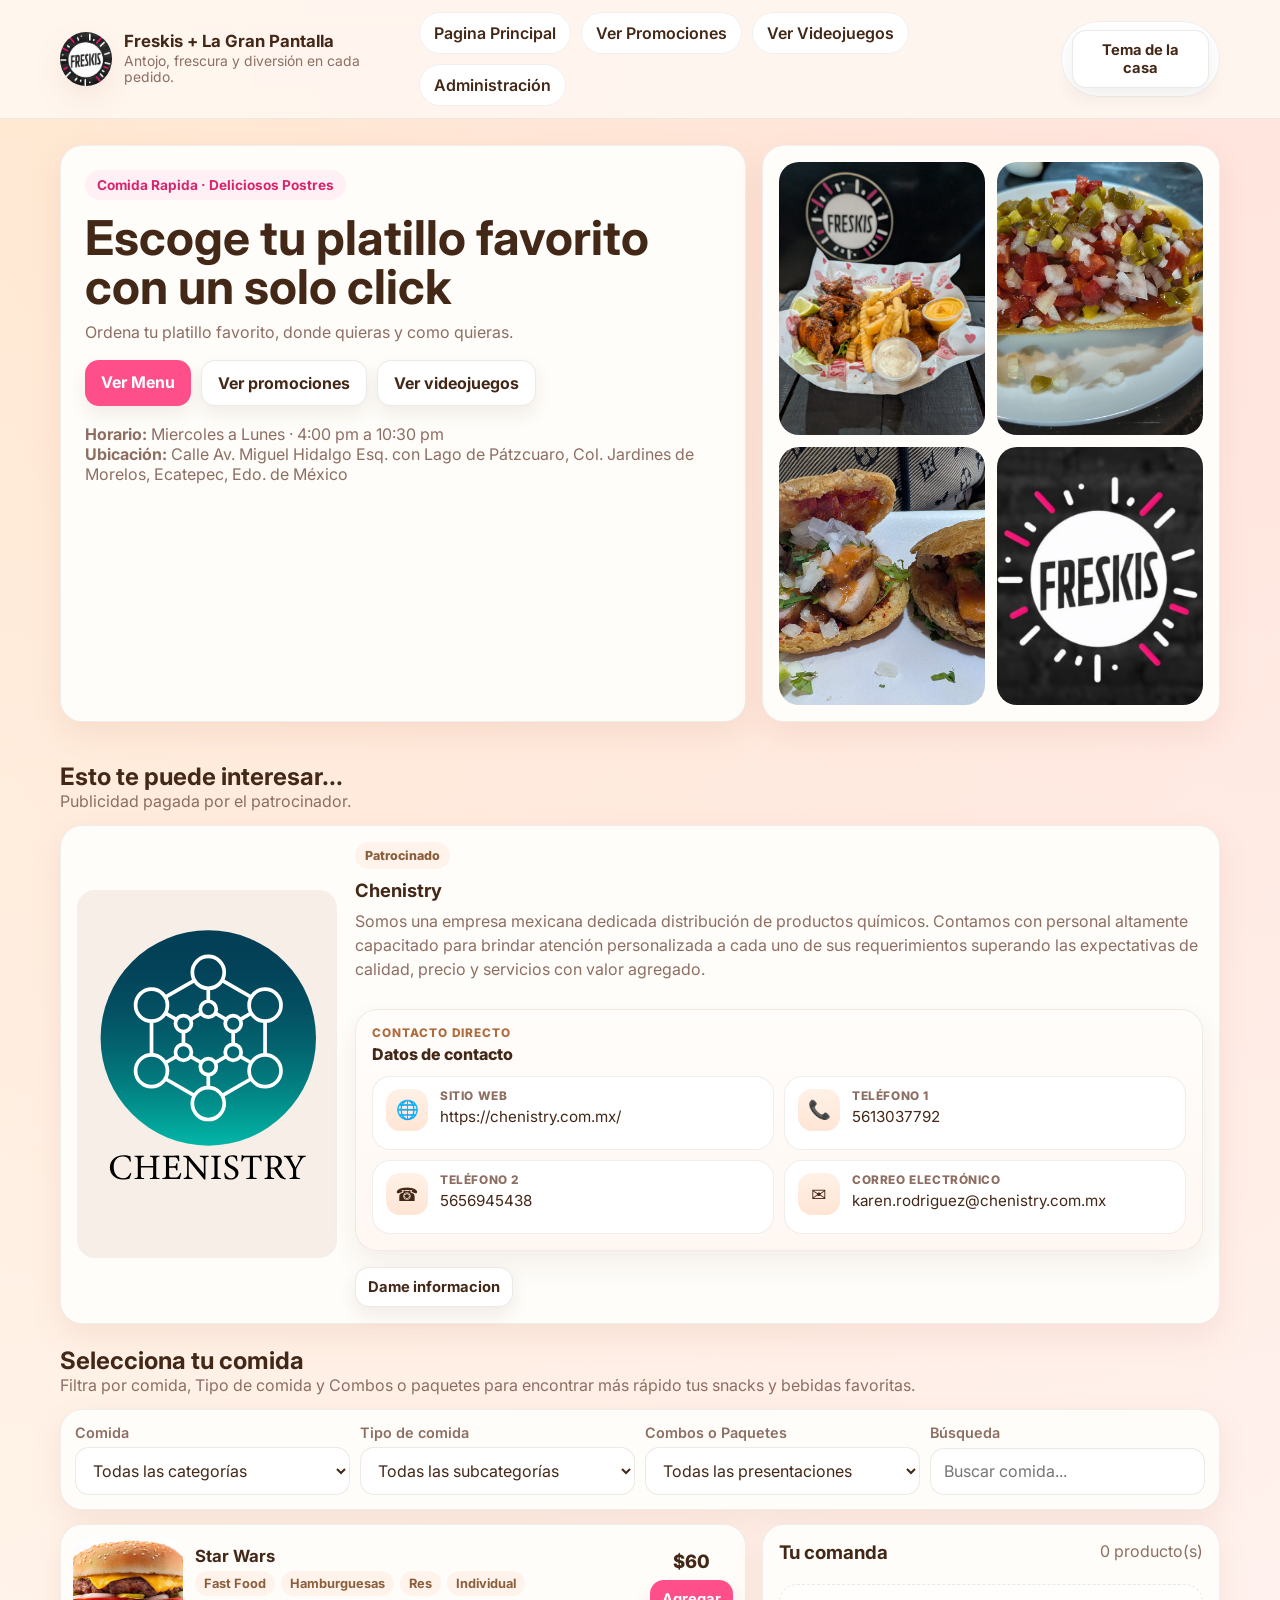
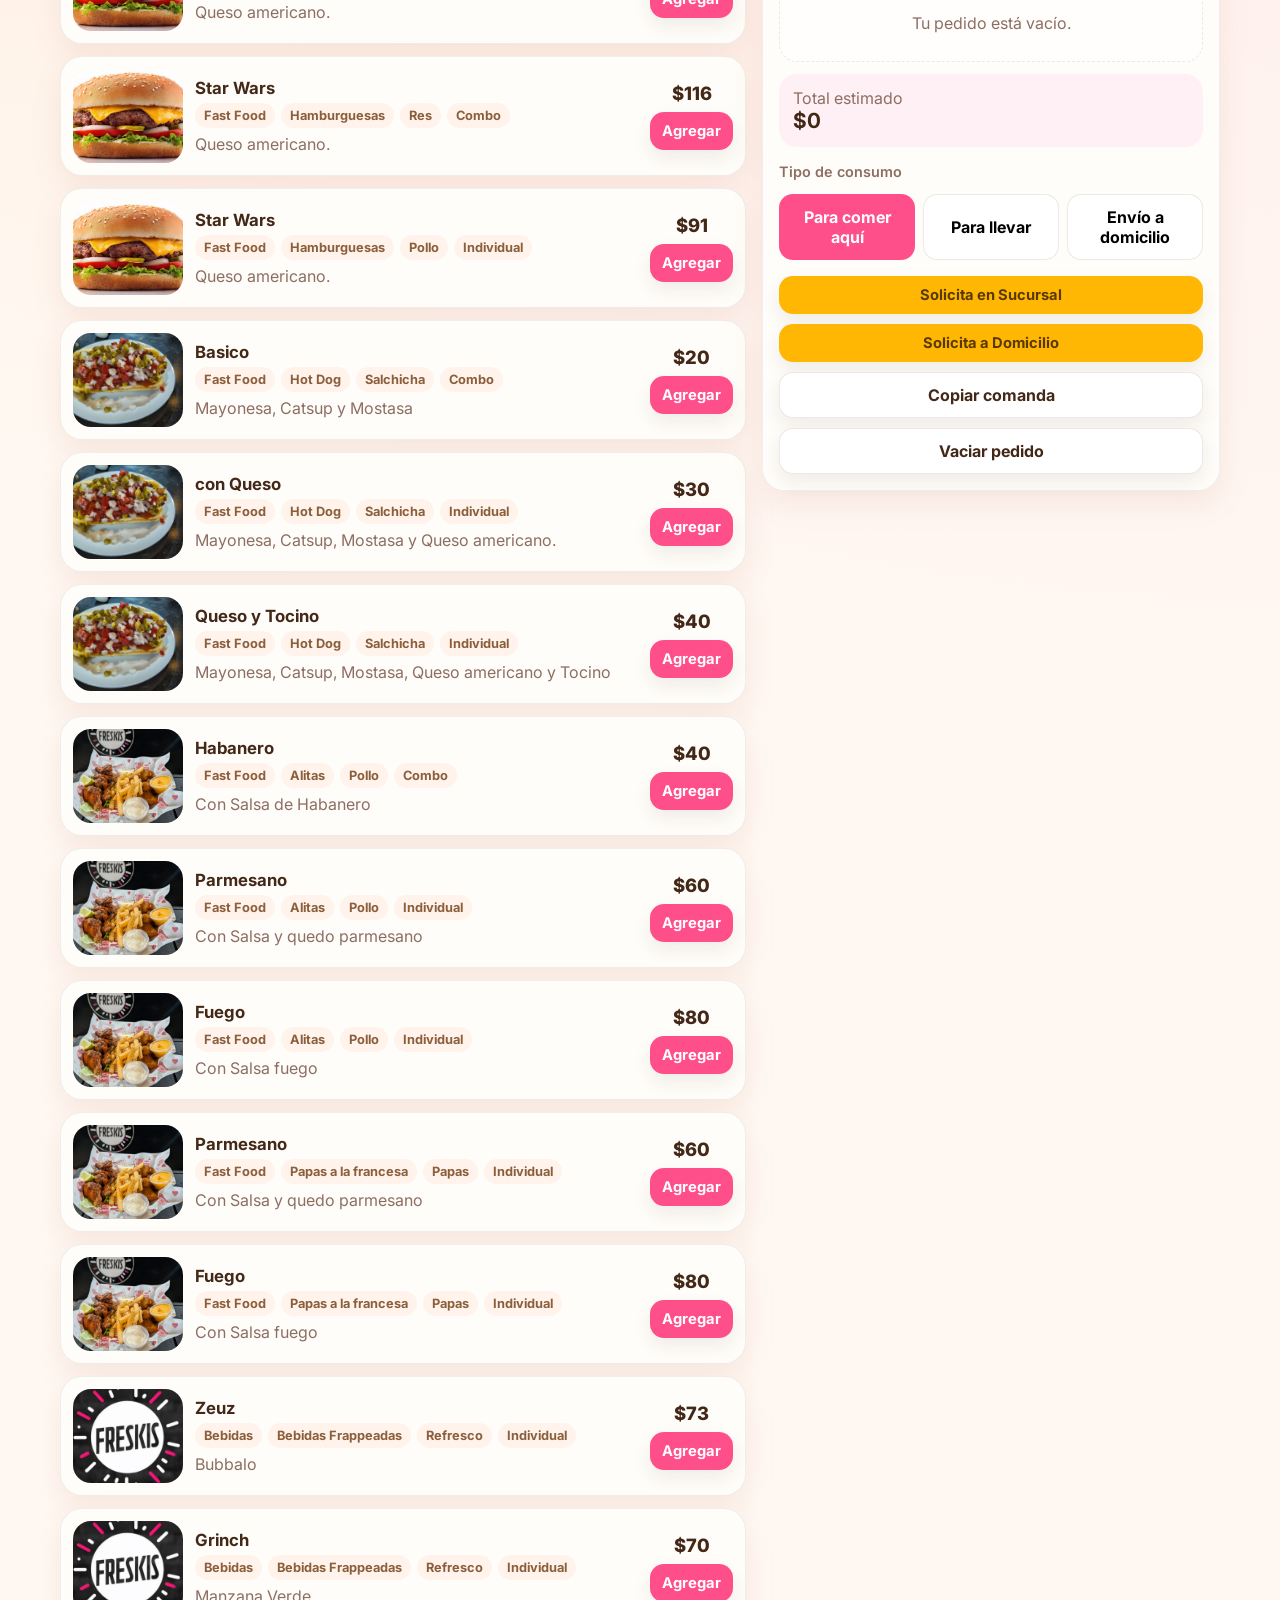
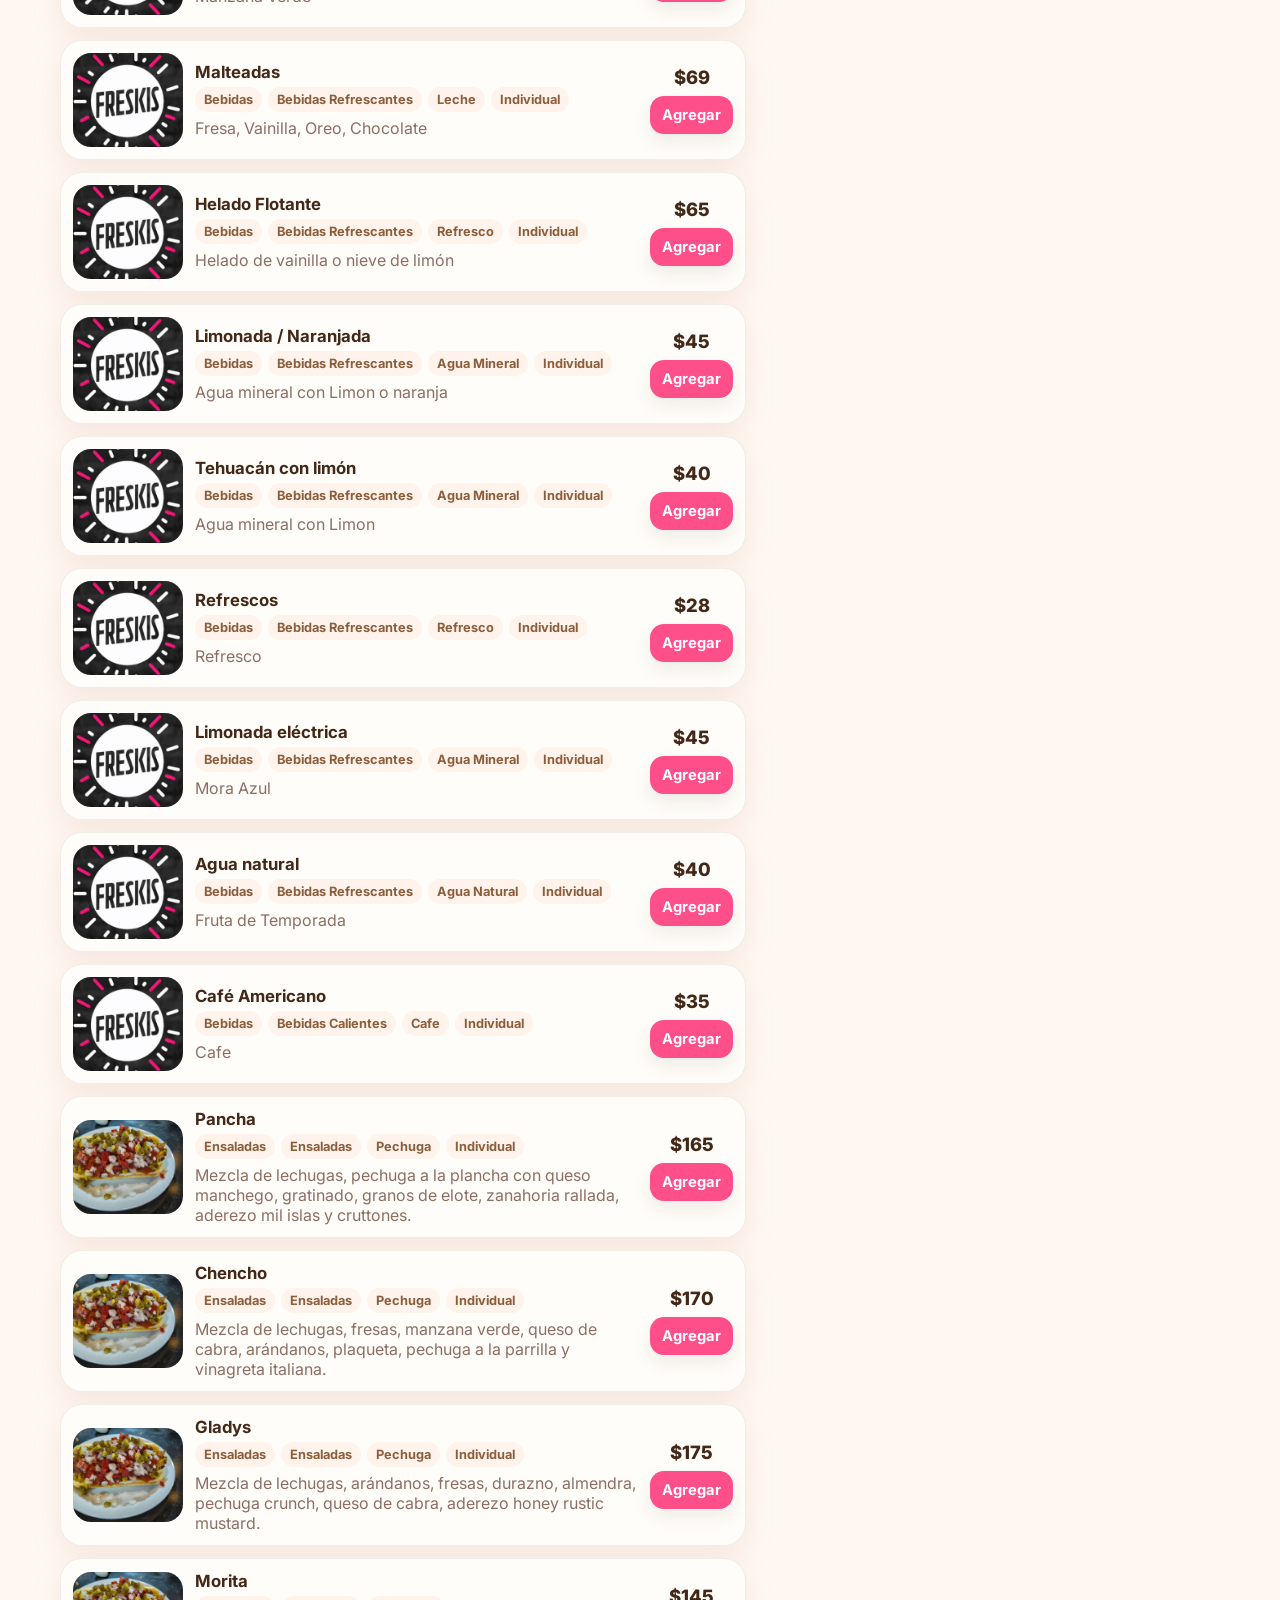
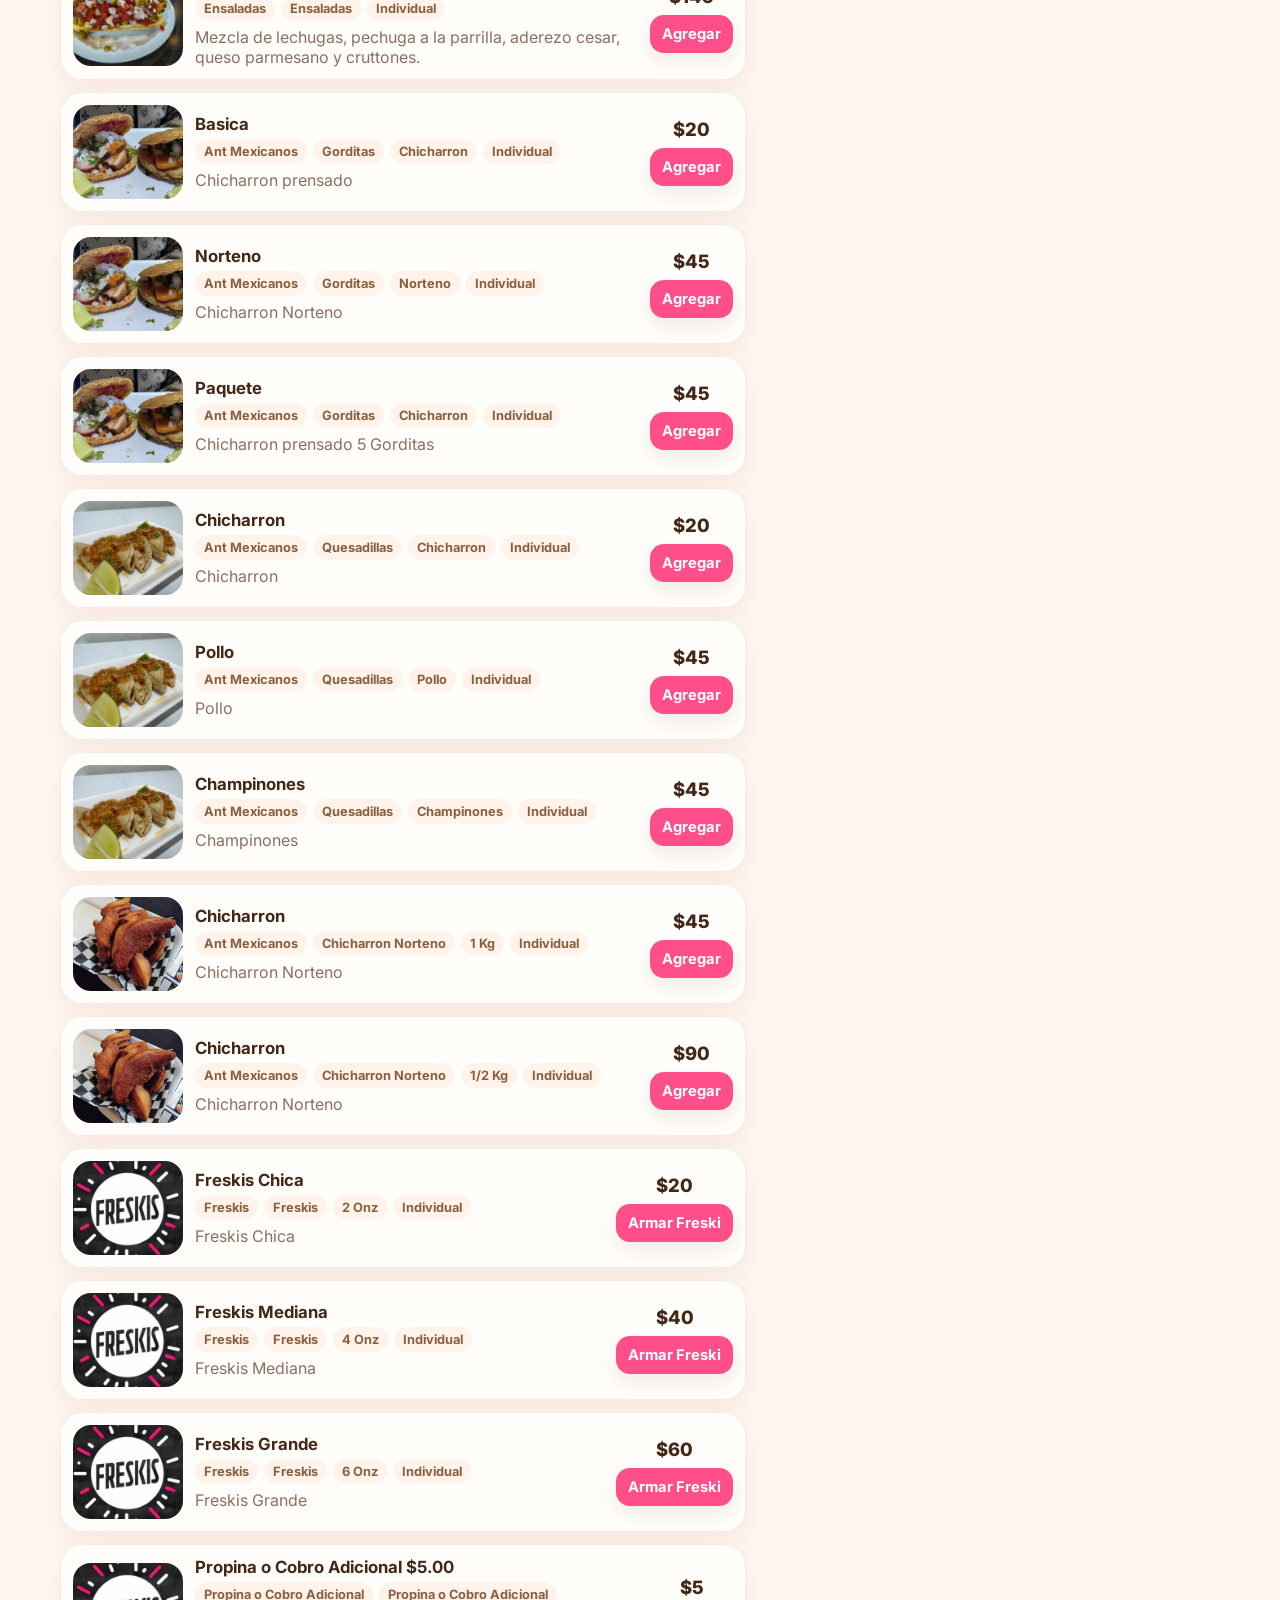
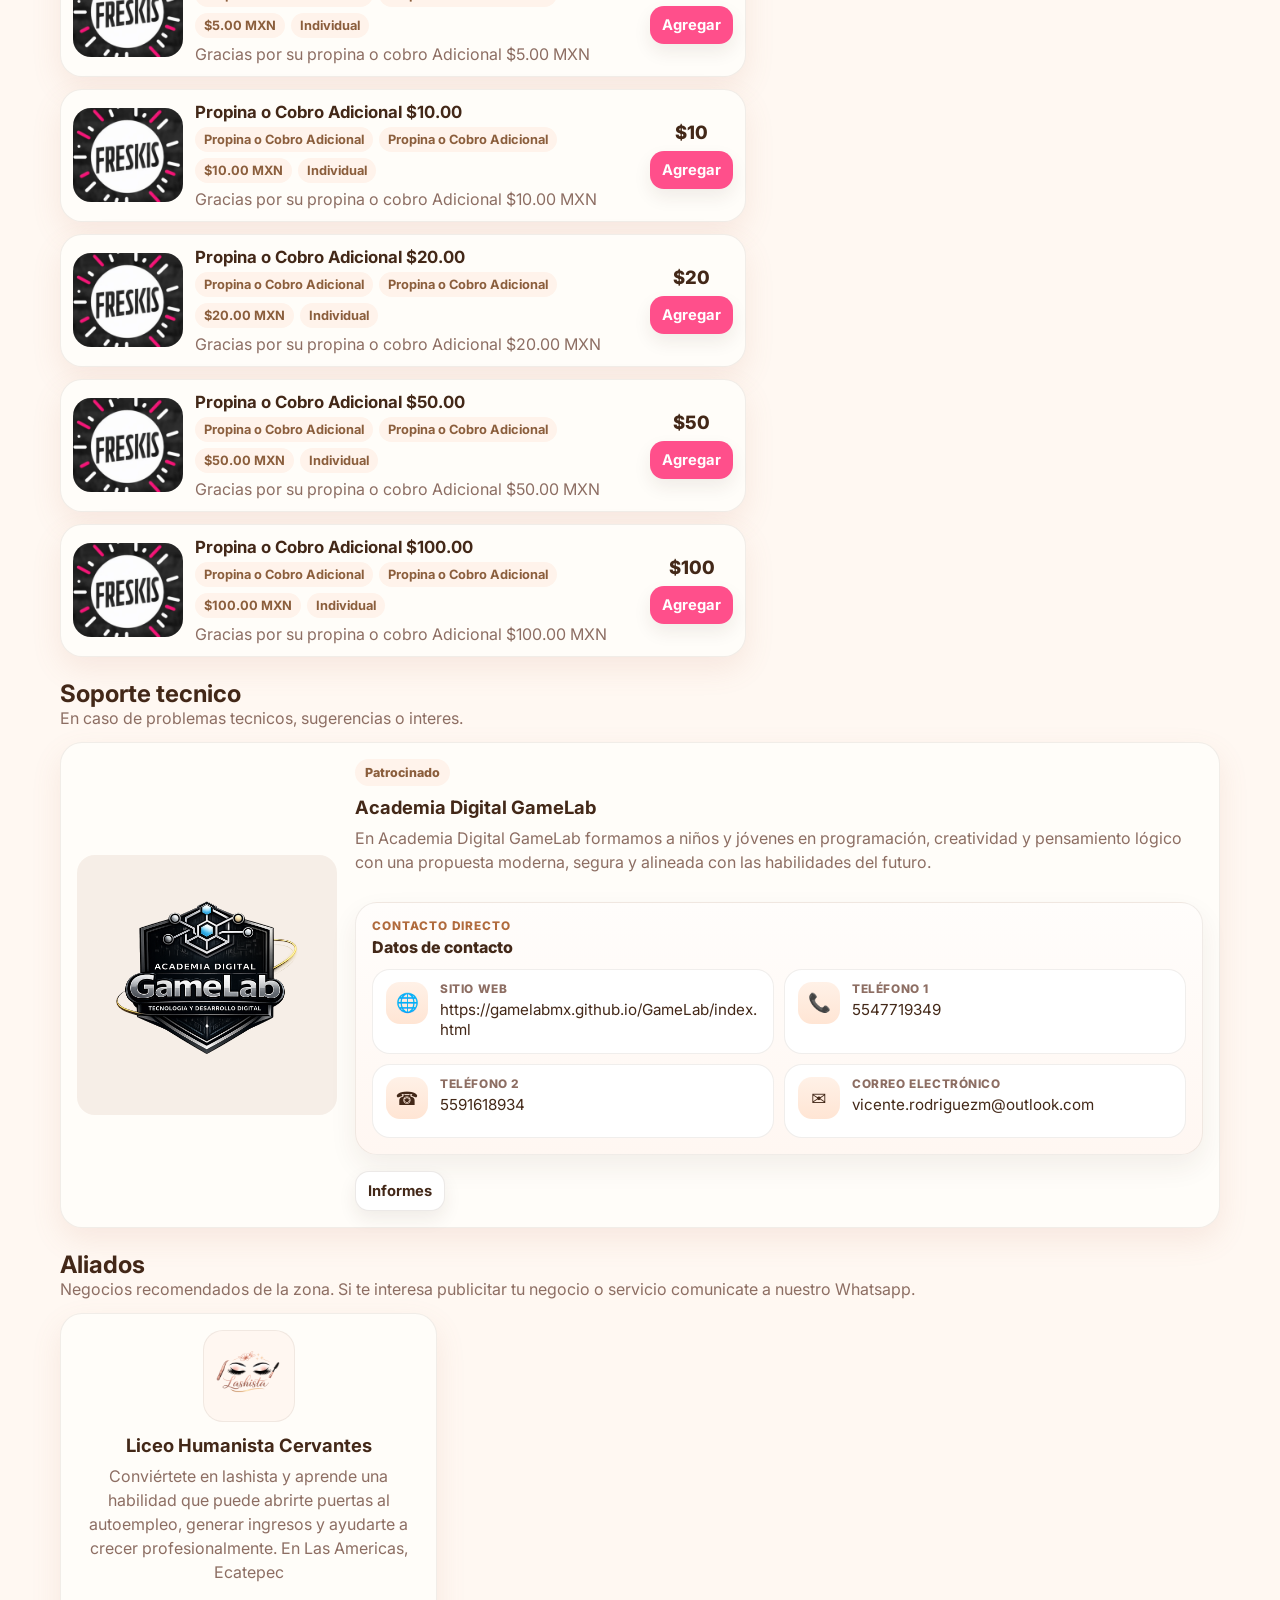
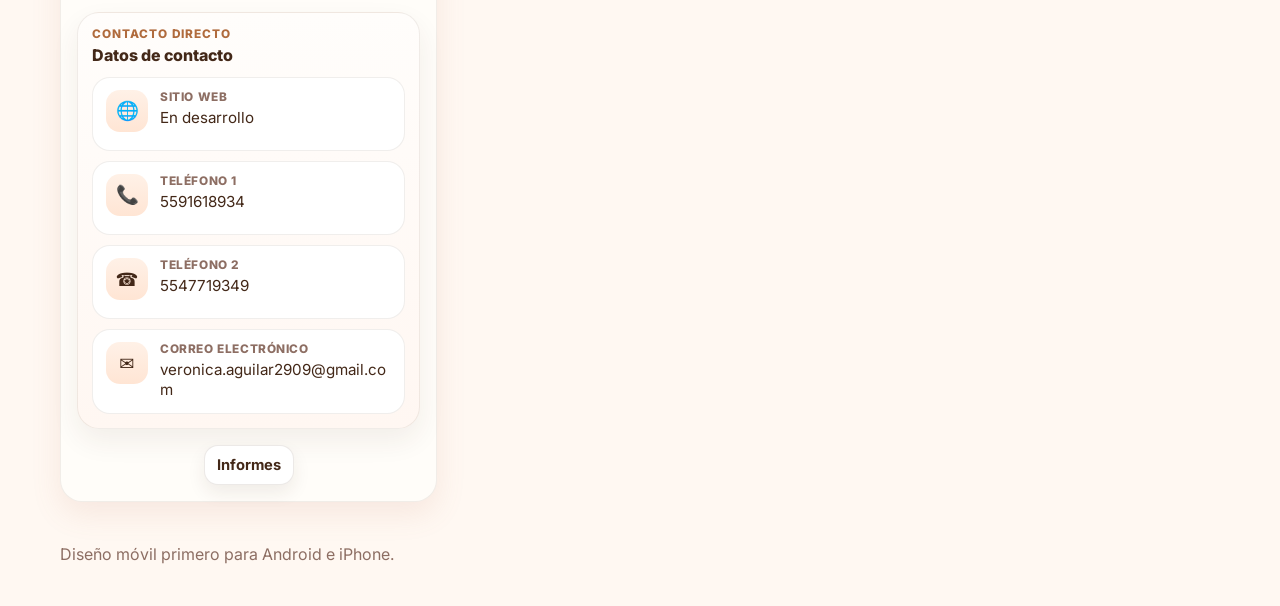
<file: index.html>
<!doctype html>
<html lang="es">
<head>
<meta charset="utf-8">
<meta name="viewport" content="width=device-width,initial-scale=1">
<title>Freskis + La Gran Pantalla</title>
<link rel="stylesheet" href="assets/style.css">
<link rel="preconnect" href="https://fonts.googleapis.com">
<link rel="preconnect" href="https://fonts.gstatic.com" crossorigin>
<link href="https://fonts.googleapis.com/css2?family=Inter:wght@400;500;600;700;800&display=swap" rel="stylesheet">

</head>
<body>
<header class="topbar">
  <div class="container topbar-inner">
    <a href="index.html" class="brand">
      <img class="brand-logo" src="assets/img/Logo-Freskis.jpeg" alt="Logo Freskis">
      <div>
        <h1 data-business-name>Freskis + La Gran Pantalla</h1>
        <p data-slogan>Antojo, frescura y diversión en cada pedido.</p>
      </div>
    </a>
    <nav class="nav-links">
      <a class="nav-link" href="index.html">Pagina Principal</a>
      <a class="nav-link" href="promociones.html">Ver Promociones</a>
      <a class="nav-link" href="videojuegos.html">Ver Videojuegos</a>
      <a class="nav-link" href="admin.html">Administración</a>
    </nav>
    <div class="music-pill">
      <button id="musicToggle" class="btn small secondary">Tema de la casa</button>
    </div>
  </div>
</header>
<audio id="bgMusic"></audio>

<main class="container">
  <section class="hero">
    <div class="card hero-copy">
      <span class="kicker">Comida Rapida · Deliciosos Postres</span>
      <h2>Escoge tu platillo favorito con un solo click</h2>
      <p>Ordena tu platillo favorito, donde quieras y como quieras.</p>
      <div id="noticeChip" class="notice-chip">
        <div>
          <strong data-notice-title>Aviso importante</strong>
          <div data-notice-text>Consulta aquí nuestro aviso vigente.</div>
        </div>
        <button class="btn small gold">Ver aviso</button>
      </div>
      <div class="hero-actions">
        <a href="#pedido" class="btn" id="startOrderBtn">Ver Menu</a>
        <a href="promociones.html" class="btn secondary">Ver promociones</a>
        <a href="videojuegos.html" class="btn secondary">Ver videojuegos</a>
      </div>
      <div style="margin-top:18px" class="muted">
        <strong>Horario:</strong> <span data-hours></span><br>
        <strong>Ubicación:</strong> <span data-location></span>
      </div>
    </div>
    <div class="card hero-visual">
      <div class="shot"><img src="assets/img/Alitas.jpeg" alt="Alitas"></div>
      <div class="shot"><img src="assets/img/Hotdog.jpeg" alt="Hot dog"></div>
      <div class="shot"><img src="assets/img/Gorditas.jpeg" alt="Gorditas"></div>
      <div class="shot"><img src="assets/img/Freskis.jpeg" alt="Freskis"></div>
    </div>
  </section>

  <section id="adSlotTop" class="promo-slot hidden">
    <div class="section-title">
      <div>
        <h3>Esto te puede interesar...</h3>
        <p>Publicidad pagada por el patrocinador.</p>
      </div>
    </div>
    <div id="adTopCard"></div>
  </section>

  <section id="pedido">
    <div class="section-title">
      <div>
        <h3>Selecciona tu comida</h3>
        <p>Filtra por comida, Tipo de comida y Combos o paquetes para encontrar más rápido tus snacks y bebidas favoritas.</p>
      </div>
    </div>

    <div class="card filters">
      <div class="field">
        <label>Comida</label>
        <select id="filterCategoria"></select>
      </div>
      <div class="field">
        <label>Tipo de comida</label>
        <select id="filterSubcategoria"></select>
      </div>
      <div class="field">
        <label>Combos o Paquetes</label>
        <select id="filterPresentacion"></select>
      </div>
      <div class="field">
        <label>Búsqueda</label>
        <input id="searchInput" class="input" placeholder="Buscar comida...">
      </div>
    </div>

    <div class="main-grid">
      <div>
        <div id="menuList" class="menu-list"></div>
      </div>

      <aside class="card cart">
        <div class="cart-row">
          <h3>Tu comanda</h3>
          <div id="cartCount" class="muted">0 producto(s)</div>
        </div>
        <div id="cartList" class="cart-list"></div>

        <div class="total-box">
          <div class="muted">Total estimado</div>
          <strong id="cartTotal">$0</strong>
        </div>

        <div style="margin-top:16px">
          <div class="field">
            <label>Tipo de consumo</label>
            <div id="modeButtons" class="mode-grid">
              <button class="mode-btn" data-mode="Para comer aquí">Para comer aquí</button>
              <button class="mode-btn" data-mode="Para llevar">Para llevar</button>
              <button class="mode-btn" data-mode="Envío a domicilio">Envío a domicilio</button>
            </div>
          </div>
          <div id="deliveryFields" class="hidden" style="margin-top:10px">
            <div class="field"><label>Nombre</label><input id="deliveryName" class="input" placeholder="Nombre del cliente"></div>
            <div class="field"><label>Dirección</label><textarea id="deliveryAddress" placeholder="Dirección de entrega"></textarea></div>
            <div class="field"><label>Ubicación para WhatsApp/Maps</label><input id="deliveryLocation" class="input" placeholder="Pega aquí el link de ubicación"></div>
          </div>
        </div>

        <div style="margin-top:16px; display:grid; gap:10px">
          <div id="waButtons" style="display:grid; gap:10px"></div>
          <button id="copyOrderBtn" class="btn secondary">Copiar comanda</button>
          <button id="clearCartBtn" class="btn secondary">Vaciar pedido</button>
        </div>
      </aside>
    </div>
  </section>

  <section id="adSlotMiddle" class="promo-slot hidden">
    <div class="section-title">
      <div>
        <h3>Soporte tecnico</h3>
        <p>En caso de problemas tecnicos, sugerencias o interes.</p>
      </div>
    </div>
    <div id="adMiddleCard"></div>
  </section>

  <section id="alliesSection" class="hidden">
    <div class="section-title">
      <div>
        <h3>Aliados</h3>
        <p>Negocios recomendados de la zona. Si te interesa publicitar tu negocio o servicio comunicate a nuestro Whatsapp.</p>
      </div>
    </div>
    <div id="alliesGrid" class="allies-grid"></div>
  </section>
</main>

<div id="freskiModal" class="modal">
  <div class="modal-card">
    <div class="modal-head">
      <div>
        <span class="kicker">Arma tu Freski en 4 pasos</span>
        <h3 id="freskiTitle" style="margin:10px 0 0">Freski</h3>
      </div>
      <button id="closeFreski" class="btn secondary small">Cerrar</button>
    </div>
    <div id="freskiBody" class="step-grid"></div>
    <div style="margin-top:12px" class="field">
      <label>Observaciones</label>
      <textarea id="freskiObs" placeholder="Ejemplo: con menos crema, sin topping extra..."></textarea>
    </div>
    <div style="margin-top:12px; display:flex; justify-content:flex-end">
      <button id="saveFreski" class="btn">Agregar al pedido</button>
    </div>
  </div>
</div>

<footer class="footer">
  <div class="container">Diseño móvil primero para Android e iPhone.</div>
</footer>
<script src="assets/app.js"></script>
<script>APP.boot('index')</script>
</body>
</html>
</file>
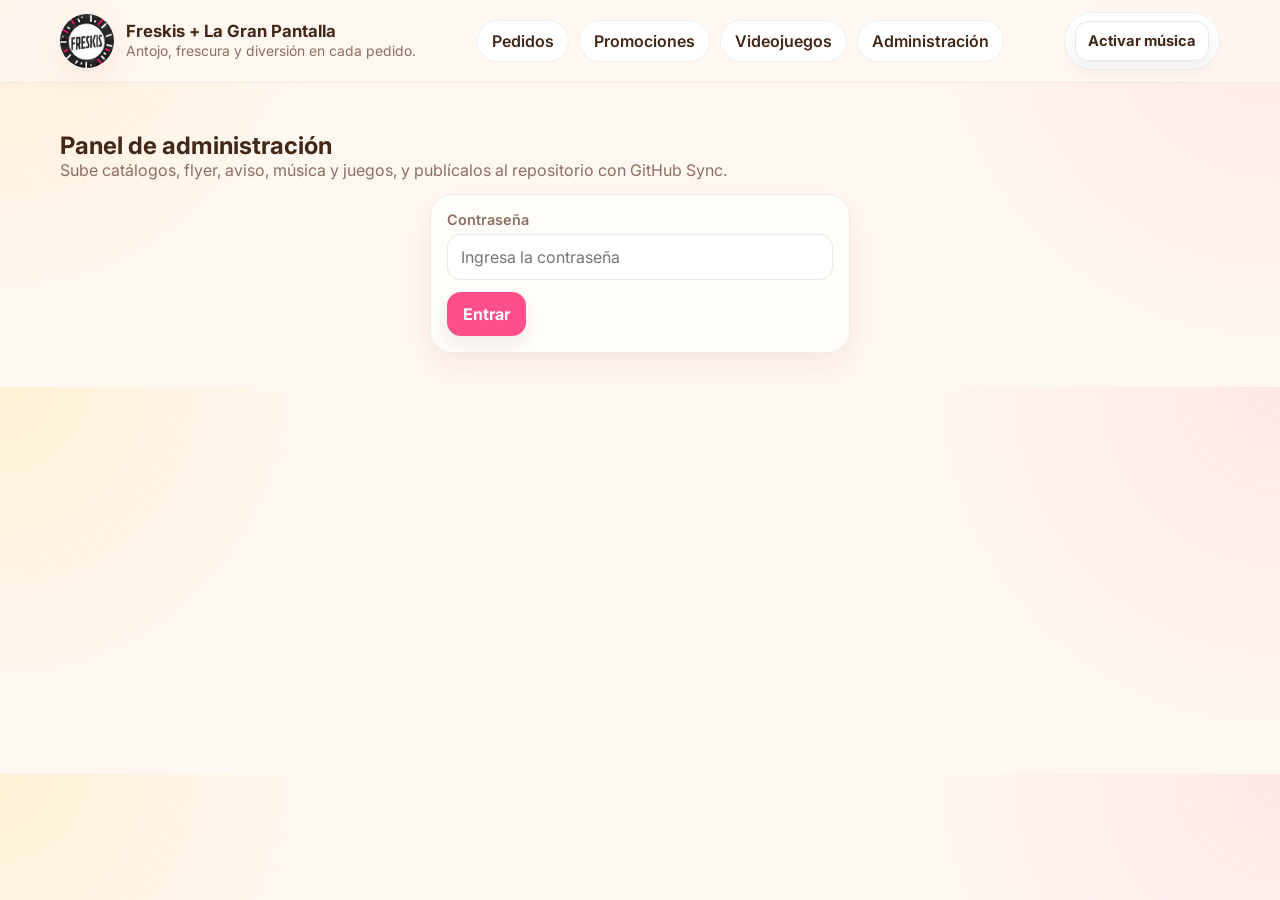
<file: admin.html>
<!doctype html>
<html lang="es">
<head>
<meta charset="utf-8">
<meta name="viewport" content="width=device-width,initial-scale=1">
<title>Administración | Freskis</title>
<link rel="stylesheet" href="assets/style.css">
<link rel="preconnect" href="https://fonts.googleapis.com">
<link rel="preconnect" href="https://fonts.gstatic.com" crossorigin>
<link href="https://fonts.googleapis.com/css2?family=Inter:wght@400;500;600;700;800&display=swap" rel="stylesheet">
</head>
<body>
<header class="topbar">
  <div class="container topbar-inner">
    <a href="index.html" class="brand">
      <img class="brand-logo" src="assets/img/Logo-Freskis.jpeg" alt="Logo Freskis">
      <div>
        <h1 data-business-name>Freskis + La Gran Pantalla</h1>
        <p data-slogan>Antojo, frescura y diversión en cada pedido.</p>
      </div>
    </a>
    <nav class="nav-links">
      <a class="nav-link" href="index.html">Pedidos</a>
      <a class="nav-link" href="promociones.html">Promociones</a>
      <a class="nav-link" href="videojuegos.html">Videojuegos</a>
      <a class="nav-link" href="admin.html">Administración</a>
    </nav>
    <div class="music-pill">
      <button id="musicToggle" class="btn small secondary">Activar música</button>
    </div>
  </div>
</header>
<audio id="bgMusic"></audio>

<main class="container" style="padding:26px 0 34px">
  <section class="section-title">
    <div>
      <h3>Panel de administración</h3>
      <p>Sube catálogos, flyer, aviso, música y juegos, y publícalos al repositorio con GitHub Sync.</p>
    </div>
  </section>

  <div id="adminGate" class="card promo-card" style="max-width:420px;margin:0 auto">
    <div class="field">
      <label>Contraseña</label>
      <input id="adminPassword" class="input" type="password" placeholder="Ingresa la contraseña">
    </div>
    <div style="margin-top:12px">
      <button id="adminLoginBtn" class="btn">Entrar</button>
    </div>
  </div>

  <div id="adminPanel" class="hidden">
    <div class="admin-grid">
      <section class="card admin-block">
        <h3>Configuración general</h3>
        <div class="field"><label>Nombre del negocio</label><input id="cfgBusinessName" class="input"></div>
        <div class="field"><label>Slogan</label><input id="cfgSlogan" class="input"></div>
        <div class="field"><label>Horario</label><input id="cfgHours" class="input"></div>
        <div class="field"><label>Ubicación</label><textarea id="cfgLocation"></textarea></div>
        <div class="row">
          <div class="field"><label>Solicita en Sucursal</label><input id="cfgPhone1" class="input"></div>
          <div class="field"><label>Solicita a Domicilio</label><input id="cfgPhone2" class="input"></div>
        </div>
        <div class="row">
          <label class="field"><span>Aviso activo</span><input id="cfgNoticeActive" type="checkbox"></label>
          <label class="field"><span>Música activa</span><input id="cfgMusicEnabled" type="checkbox"></label>
        </div>
        <div class="field"><label>Título del aviso</label><input id="cfgNoticeTitle" class="input"></div>
        <div class="field"><label>Texto del aviso</label><textarea id="cfgNoticeText"></textarea></div>
        <div class="row">
          <button id="adminSaveLocalBtn" class="btn">Guardar vista previa local</button>
          <button id="adminClearPreviewBtn" class="btn secondary" type="button">Borrar vista previa</button>
          <button id="syncConfigBtn" class="btn gold" type="button">Sincronizar configuración</button>
        </div>
        <h4>Vista previa JSON</h4>
        <pre id="jsonPreview" class="codebox">Aquí aparecerá la configuración actualizada.</pre>
      </section>

      <section class="card admin-block">
        <h3>GitHub Sync</h3>
        <p class="muted">Usa un token de GitHub con permiso <strong>Contents: Read and write</strong> sobre tu repo.</p>
        <div class="field"><label>Owner / usuario</label><input id="ghOwner" class="input" value="freskismx"></div>
        <div class="field"><label>Repositorio</label><input id="ghRepo" class="input" value="freskis"></div>
        <div class="field"><label>Branch</label><input id="ghBranch" class="input" value="main"></div>
        <div class="field"><label>GitHub token</label><input id="ghToken" class="input" type="password" placeholder="ghp_... o github_pat_..."></div>
        <label class="field"><span>Recordar token en este equipo</span><input id="ghRemember" type="checkbox"></label>
        <div class="row">
          <button id="ghSaveSettingsBtn" class="btn secondary" type="button">Guardar datos GitHub</button>
          <button id="ghTestBtn" class="btn" type="button">Probar conexión</button>
          <button id="syncAllBtn" class="btn gold" type="button">Sincronizar todo</button>
        </div>
        <pre id="syncQueueStatus" class="codebox">No hay cambios pendientes todavía.</pre>
        <div id="githubStatus" class="muted" style="margin-top:10px"></div>
      </section>
    </div>

      <section class="card admin-block">
        <h3>Publicidad y aliados · Fase 1.1</h3>
        <div class="row">
          <label class="field"><span>Publicidad superior activa</span><input id="cfgAdTopActive" type="checkbox"></label>
          <label class="field"><span>Publicidad intermedia activa</span><input id="cfgAdMiddleActive" type="checkbox"></label>
        </div>

        <div class="admin-subblock">
          <h4>Anuncio superior</h4>
          <div class="field"><label>Título</label><input id="cfgAdTopTitle" class="input" placeholder="Patrocinador de la semana"></div>
          <div class="field"><label>Texto</label><textarea id="cfgAdTopText" placeholder="Texto breve y claro"></textarea></div>
          <div class="row">
            <div class="field"><label>Botón</label><input id="cfgAdTopButton" class="input" placeholder="Conocer más"></div>
            <div class="field"><label>Liga principal</label><input id="cfgAdTopLink" class="input" placeholder="https://..."></div>
          </div>
          <div class="row responsive-3">
            <div class="field"><label>Sitio web</label><input id="cfgAdTopWebsite" class="input" placeholder="https://sitio-del-patrocinador.com"></div>
            <div class="field"><label>Teléfono 1</label><input id="cfgAdTopPhone" class="input" placeholder="55..."></div>
            <div class="field"><label>Teléfono 2</label><input id="cfgAdTopPhone2" class="input" placeholder="55..."></div>
          </div>
          <div class="field"><label>Correo electrónico</label><input id="cfgAdTopEmail" class="input" type="email" placeholder="contacto@patrocinador.com"></div>
          <div class="row ad-upload-row">
            <div class="field">
              <label>Ruta de imagen</label>
              <input id="cfgAdTopImage" class="input" placeholder="assets/img/anuncio-superior.jpg">
            </div>
            <div class="field">
              <label>Subir imagen</label>
              <input id="cfgAdTopImageFile" class="input" type="file" accept=".png,.jpg,.jpeg,.webp,.gif">
            </div>
          </div>
          <div class="ad-preview-card">
            <img id="cfgAdTopPreview" class="ad-preview-image" src="assets/img/Flayer-Promocion.jpeg" alt="Vista previa anuncio superior">
            <div id="cfgAdTopUploadStatus" class="muted"></div>
          </div>
        </div>

        <div class="admin-subblock">
          <h4>Anuncio intermedio</h4>
          <div class="field"><label>Título</label><input id="cfgAdMiddleTitle" class="input" placeholder="Negocio recomendado"></div>
          <div class="field"><label>Texto</label><textarea id="cfgAdMiddleText" placeholder="Texto breve y claro"></textarea></div>
          <div class="row">
            <div class="field"><label>Botón</label><input id="cfgAdMiddleButton" class="input" placeholder="Ver más"></div>
            <div class="field"><label>Liga principal</label><input id="cfgAdMiddleLink" class="input" placeholder="https://..."></div>
          </div>
          <div class="row responsive-3">
            <div class="field"><label>Sitio web</label><input id="cfgAdMiddleWebsite" class="input" placeholder="https://sitio-del-patrocinador.com"></div>
            <div class="field"><label>Teléfono 1</label><input id="cfgAdMiddlePhone" class="input" placeholder="55..."></div>
            <div class="field"><label>Teléfono 2</label><input id="cfgAdMiddlePhone2" class="input" placeholder="55..."></div>
          </div>
          <div class="field"><label>Correo electrónico</label><input id="cfgAdMiddleEmail" class="input" type="email" placeholder="contacto@patrocinador.com"></div>
          <div class="row ad-upload-row">
            <div class="field">
              <label>Ruta de imagen</label>
              <input id="cfgAdMiddleImage" class="input" placeholder="assets/img/anuncio-intermedio.jpg">
            </div>
            <div class="field">
              <label>Subir imagen</label>
              <input id="cfgAdMiddleImageFile" class="input" type="file" accept=".png,.jpg,.jpeg,.webp,.gif">
            </div>
          </div>
          <div class="ad-preview-card">
            <img id="cfgAdMiddlePreview" class="ad-preview-image" src="assets/img/Freskis.jpeg" alt="Vista previa anuncio intermedio">
            <div id="cfgAdMiddleUploadStatus" class="muted"></div>
          </div>
        </div>

        <div class="admin-subblock">
          <div class="row row-between">
            <label class="field"><span>Aliados activos</span><input id="cfgAlliesEnabled" type="checkbox"></label>
            <button id="addAllyBtn" class="btn secondary" type="button">Nuevo aliado</button>
          </div>
          <p class="muted">Captura aquí los datos del aliado con formulario visual. Ya no necesitas editar JSON.</p>

          <div class="ally-capture-panel card soft-card">
            <div class="ally-capture-head">
              <h4 id="allyFormTitle">Captura de aliado</h4>
              <span id="allyFormMode" class="priority-badge">Nuevo</span>
            </div>
            <input id="allyFormId" type="hidden">
            <div class="ally-editor-grid">
              <div>
                <div class="ally-editor-preview large"><img id="allyFormPreview" src="assets/img/Logo-Freskis.jpeg" alt="Vista previa aliado"></div>
                <div class="ally-editor-actions">
                  <input id="allyFormImageFile" class="input" type="file" accept=".png,.jpg,.jpeg,.webp,.gif">
                </div>
                <div id="allyFormUploadStatus" class="muted"></div>
              </div>
              <div>
                <div class="row">
                  <div class="field"><label>Nombre</label><input id="allyFormName" class="input" placeholder="Nombre del aliado"></div>
                  <div class="field"><label>Prioridad</label><input id="allyFormPriority" class="input" type="number" value="1" min="0" step="1"></div>
                </div>
                <div class="field"><label>Descripción</label><textarea id="allyFormDescription" placeholder="Descripción corta del aliado"></textarea></div>
                <div class="row">
                  <div class="field"><label>Texto del botón</label><input id="allyFormButton" class="input" placeholder="Conocer"></div>
                  <div class="field"><label>Liga principal</label><input id="allyFormLink" class="input" placeholder="https://... o enlace de WhatsApp"></div>
                </div>
                <div class="row responsive-3">
                  <div class="field"><label>Sitio web</label><input id="allyFormWebsite" class="input" placeholder="https://sitio-del-aliado.com"></div>
                  <div class="field"><label>Teléfono 1</label><input id="allyFormPhone" class="input" placeholder="55..."></div>
                  <div class="field"><label>Teléfono 2</label><input id="allyFormPhone2" class="input" placeholder="55..."></div>
                </div>
                <div class="field"><label>Correo electrónico</label><input id="allyFormEmail" class="input" type="email" placeholder="contacto@aliado.com"></div>
                <div class="field"><label>Ruta de imagen</label><input id="allyFormImage" class="input" placeholder="assets/img/logo-aliado.jpg"></div>
                <div class="ally-editor-actions wrap">
                  <button id="saveAllyBtn" class="btn" type="button">Guardar aliado</button>
                  <button id="resetAllyFormBtn" class="btn secondary" type="button">Limpiar formulario</button>
                </div>
              </div>
            </div>
          </div>

          <div id="alliesEditorList" class="allies-editor-list"></div>
        </div>
      </section>


    <div class="admin-grid" style="margin-top:16px">
      <section class="card admin-block">
        <h3>Menú principal</h3>
        <div class="field">
          <label>Subir LGP-Menu.xlsx</label>
          <input id="menuExcelInput" class="input" type="file" accept=".xlsx,.xls">
        </div>
        <div id="menuStatus" class="muted"></div>
        <div class="row" style="margin-top:10px">
          <button id="syncMenuBtn" class="btn" type="button">Sincronizar menú principal</button>
        </div>
        <pre id="menuJsonPreview" class="codebox">Se convertirá a JSON para la web.</pre>
      </section>

      <section class="card admin-block">
        <h3>Menú Freskis</h3>
        <div class="field">
          <label>Subir Freskis-Menu.xlsx</label>
          <input id="freskiExcelInput" class="input" type="file" accept=".xlsx,.xls">
        </div>
        <div id="freskiStatus" class="muted"></div>
        <div class="row" style="margin-top:10px">
          <button id="syncFreskiBtn" class="btn" type="button">Sincronizar menú Freskis</button>
        </div>
        <pre id="freskiJsonPreview" class="codebox">Se convertirá a JSON para “Arma tu Freski”.</pre>
      </section>
    </div>

    <div class="admin-grid" style="margin-top:16px">
      <section class="card admin-block">
        <h3>Flyer / promoción</h3>
        <div class="field"><label>Título de promoción</label><input id="promoTitleInput" class="input" placeholder="Promoción actual"></div>
        <div class="field">
          <label>Subir flyer (.pdf/.png/.jpg)</label>
          <input id="promoFileInput" class="input" type="file" accept=".pdf,.png,.jpg,.jpeg,.webp">
        </div>
        <div id="promoStatus" class="muted"></div>
        <div class="row" style="margin-top:10px">
          <button id="syncPromoBtn" class="btn" type="button">Sincronizar flyer</button>
        </div>
      </section>

      <section class="card admin-block">
        <h3>Aviso importante</h3>
        <div class="field">
          <label>Subir aviso (.pdf/.png/.jpg)</label>
          <input id="noticeFileInput" class="input" type="file" accept=".pdf,.png,.jpg,.jpeg,.webp">
        </div>
        <div id="noticeStatus" class="muted"></div>
        <div class="row" style="margin-top:10px">
          <button id="syncNoticeBtn" class="btn" type="button">Sincronizar aviso</button>
        </div>
      </section>


      <section class="card admin-block">
        <h3>Imágenes de productos</h3>
        <div class="field">
          <label>Subir imagen para assets/img/ (.png/.jpg/.jpeg/.webp)</label>
          <input id="imageFileInput" class="input" type="file" accept=".png,.jpg,.jpeg,.webp">
        </div>
        <div class="muted">Se publicará en <code>assets/img/</code> con el mismo nombre del archivo. Úsalo igual en <code>imagen_url</code>.</div>
        <div id="imageStatus" class="muted"></div>
        <div class="row" style="margin-top:10px">
          <button id="syncImageBtn" class="btn" type="button">Sincronizar imagen</button>
        </div>
      </section>
    </div>

    <div class="admin-grid" style="margin-top:16px">
      <section class="card admin-block">
        <h3>Música</h3>
        <div class="field">
          <label>Subir audio de entrada (.mp3)</label>
          <input id="musicFileInput" class="input" type="file" accept=".mp3">
        </div>
        <div id="musicStatus" class="muted"></div>
        <div class="row" style="margin-top:10px">
          <button id="syncMusicBtn" class="btn" type="button">Sincronizar música</button>
        </div>
      </section>

      <section class="card admin-block">
        <h3>Juego HTML</h3>
        <div class="field"><label>Título del juego</label><input id="gameTitleInput" class="input" placeholder="Nombre del juego"></div>
        <div class="field"><label>Descripción del juego</label><textarea id="gameDescInput" placeholder="Texto corto para la página de videojuegos"></textarea></div>
        <div class="field">
          <label>Subir juego (.html)</label>
          <input id="gameFileInput" class="input" type="file" accept=".html,.htm">
        </div>
        <div id="gameStatus" class="muted"></div>
        <div class="row" style="margin-top:10px">
          <button id="syncGameBtn" class="btn" type="button">Sincronizar juego</button>
        </div>
      </section>
    </div>
  </div>
</main>

<script src="https://cdn.sheetjs.com/xlsx-0.20.2/package/dist/xlsx.full.min.js"></script>
<script src="assets/app.js"></script>
<script>APP.boot('admin')</script>
</body>
</html>
</file>
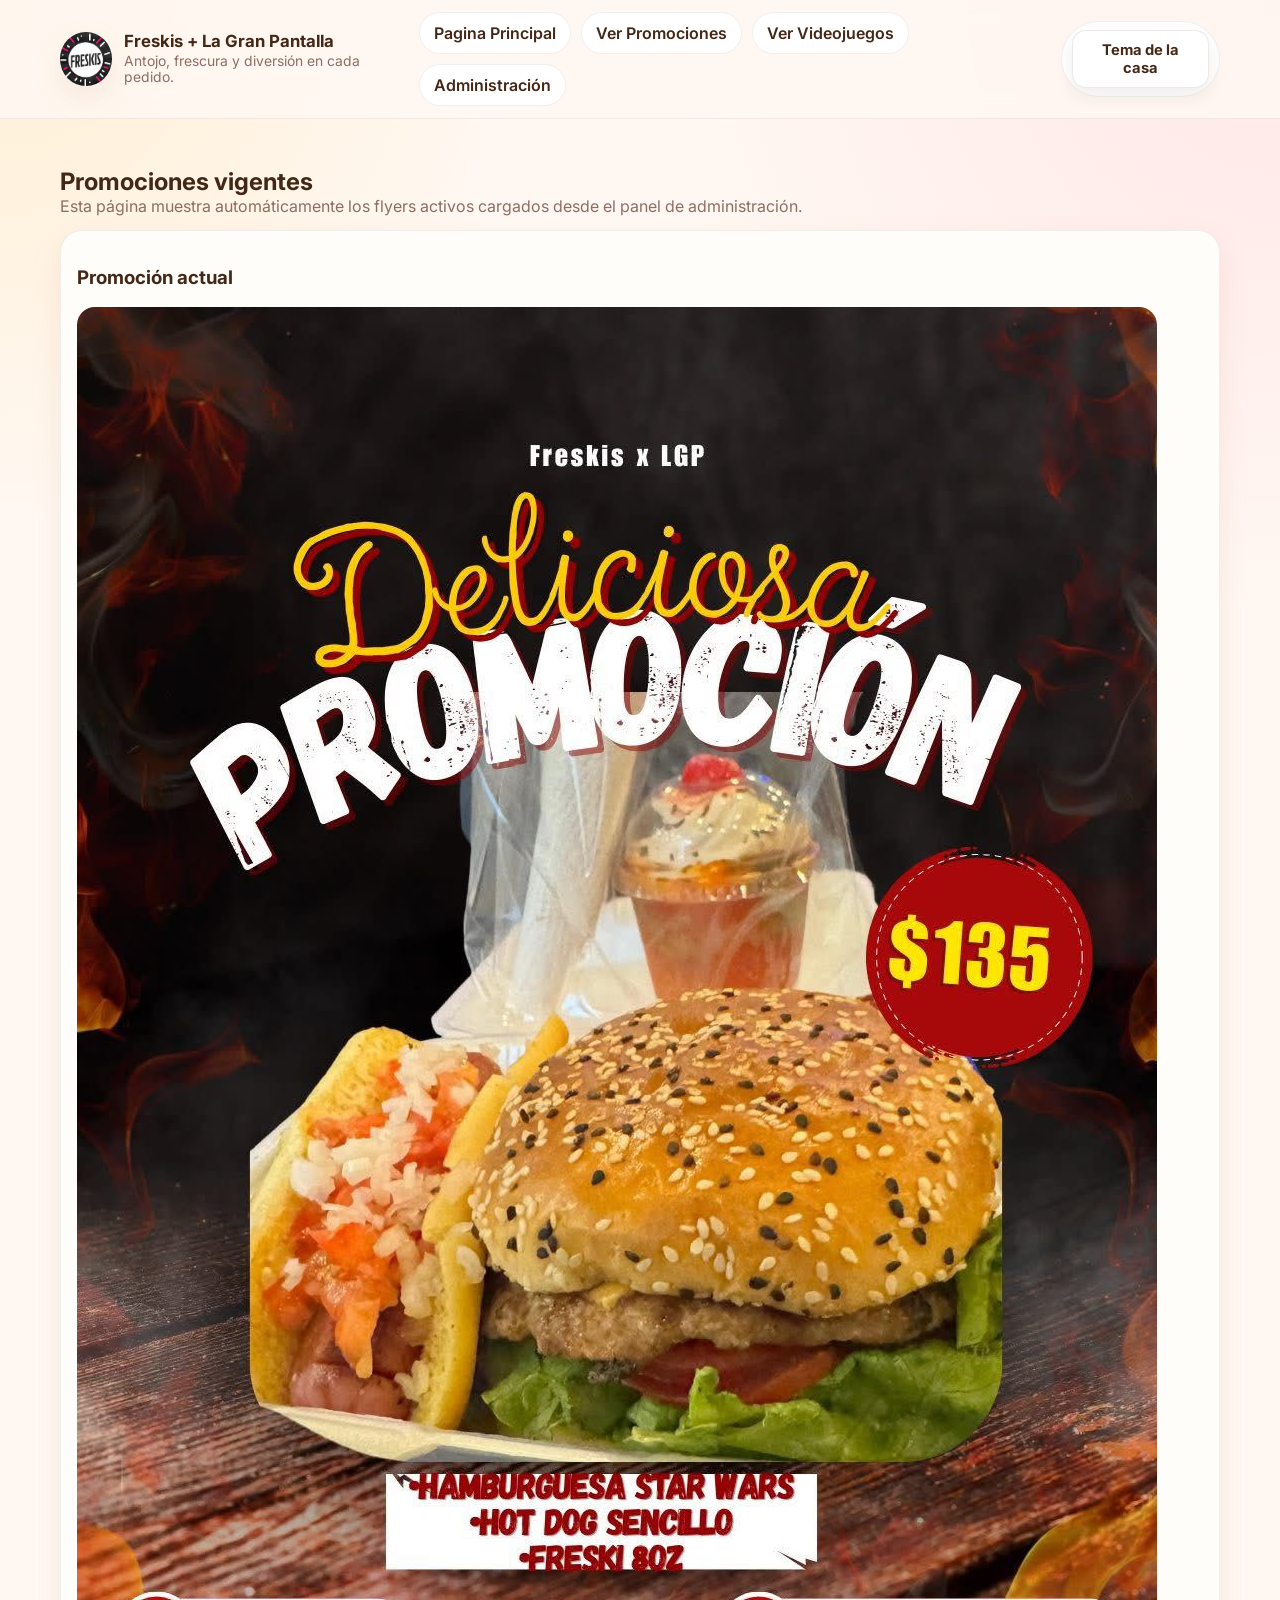
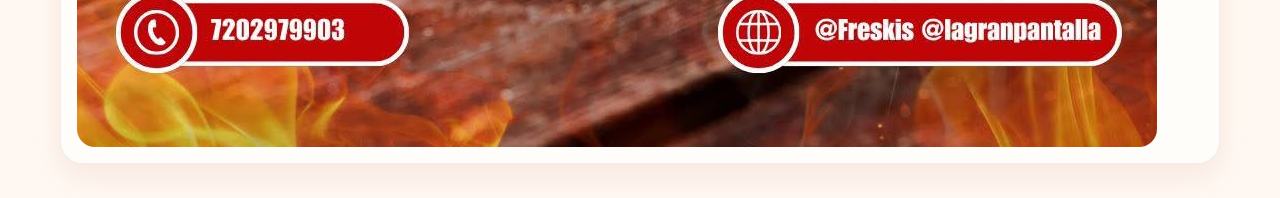
<file: promociones.html>
<!doctype html>
<html lang="es">
<head>
<meta charset="utf-8">
<meta name="viewport" content="width=device-width,initial-scale=1">
<title>Promociones | Freskis</title>
<link rel="stylesheet" href="assets/style.css">
<link rel="preconnect" href="https://fonts.googleapis.com">
<link rel="preconnect" href="https://fonts.gstatic.com" crossorigin>
<link href="https://fonts.googleapis.com/css2?family=Inter:wght@400;500;600;700;800&display=swap" rel="stylesheet">

</head>
<body>
<header class="topbar">
  <div class="container topbar-inner">
    <a href="index.html" class="brand">
      <img class="brand-logo" src="assets/img/Logo-Freskis.jpeg" alt="Logo Freskis">
      <div>
        <h1 data-business-name>Freskis + La Gran Pantalla</h1>
        <p data-slogan>Antojo, frescura y diversión en cada pedido.</p>
      </div>
    </a>
    <nav class="nav-links">
      <a class="nav-link" href="index.html">Pagina Principal</a>
      <a class="nav-link" href="promociones.html">Ver Promociones</a>
      <a class="nav-link" href="videojuegos.html">Ver Videojuegos</a>
      <a class="nav-link" href="admin.html">Administración</a>
    </nav>
    <div class="music-pill">
      <button id="musicToggle" class="btn small secondary">Tema de la casa</button>
    </div>
  </div>
</header>
<audio id="bgMusic"></audio>

<main class="container" style="padding:26px 0 34px">
  <section class="section-title">
    <div>
      <h3>Promociones vigentes</h3>
      <p>Esta página muestra automáticamente los flyers activos cargados desde el panel de administración.</p>
    </div>
  </section>
  <div id="noticeChip" class="notice-chip">
    <div>
      <strong data-notice-title>Aviso importante</strong>
      <div data-notice-text>Consulta aquí nuestro aviso vigente.</div>
    </div>
    <button class="btn small gold">Ver aviso</button>
  </div>
  <section id="promoList" class="banner-grid"></section>
</main>
<script src="assets/app.js"></script>
<script>APP.boot('promos')</script>
</body>
</html>
</file>
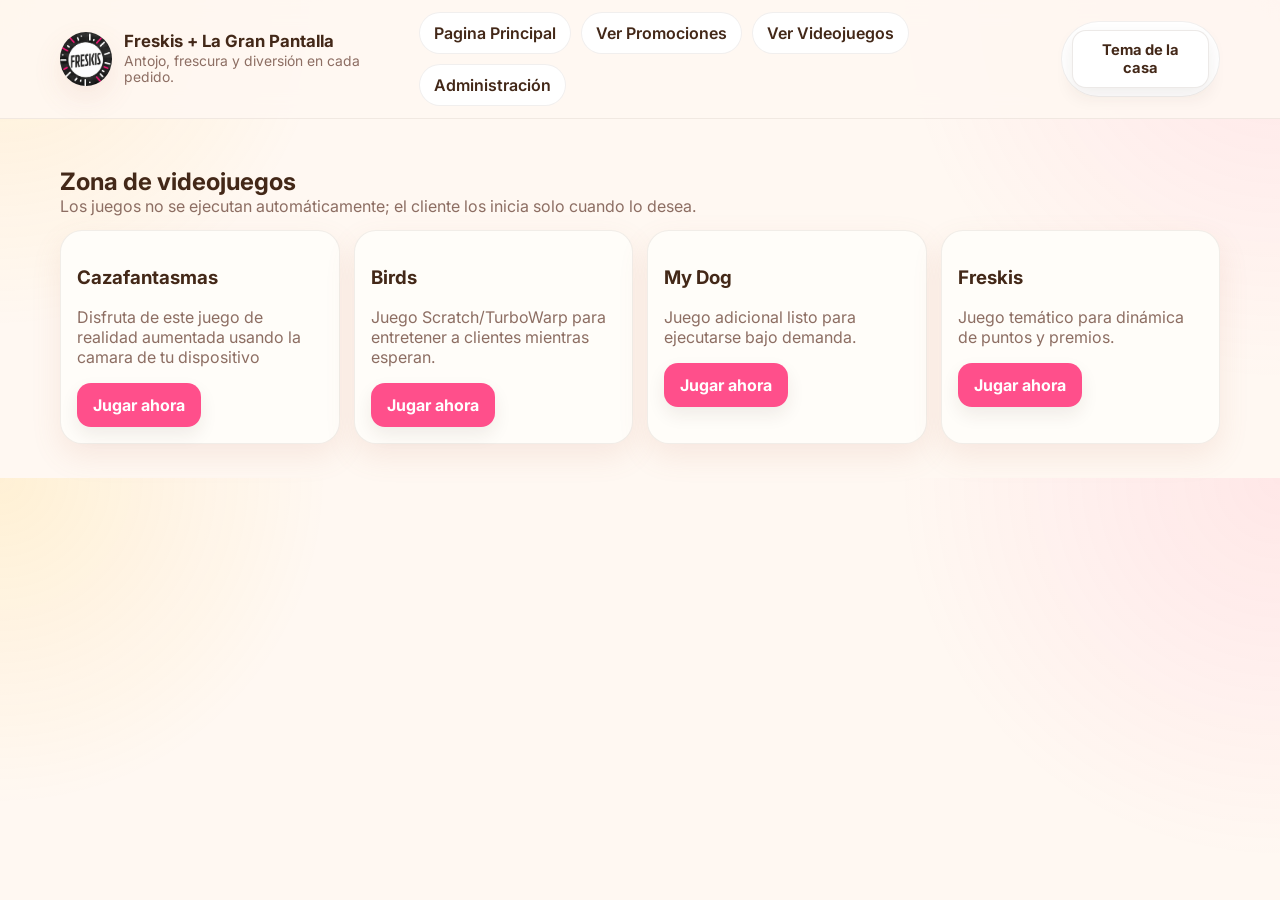
<file: videojuegos.html>
<!doctype html>
<html lang="es">
<head>
<meta charset="utf-8">
<meta name="viewport" content="width=device-width,initial-scale=1">
<title>Videojuegos | Freskis</title>
<link rel="stylesheet" href="assets/style.css">
<link rel="preconnect" href="https://fonts.googleapis.com">
<link rel="preconnect" href="https://fonts.gstatic.com" crossorigin>
<link href="https://fonts.googleapis.com/css2?family=Inter:wght@400;500;600;700;800&display=swap" rel="stylesheet">

</head>
<body>
<header class="topbar">
  <div class="container topbar-inner">
    <a href="index.html" class="brand">
      <img class="brand-logo" src="assets/img/Logo-Freskis.jpeg" alt="Logo Freskis">
      <div>
        <h1 data-business-name>Freskis + La Gran Pantalla</h1>
        <p data-slogan>Antojo, frescura y diversión en cada pedido.</p>
      </div>
    </a>
    <nav class="nav-links">
      <a class="nav-link" href="index.html">Pagina Principal</a>
      <a class="nav-link" href="promociones.html">Ver Promociones</a>
      <a class="nav-link" href="videojuegos.html">Ver Videojuegos</a>
      <a class="nav-link" href="admin.html">Administración</a>
    </nav>
    <div class="music-pill">
      <button id="musicToggle" class="btn small secondary">Tema de la casa</button>
    </div>
  </div>
</header>
<audio id="bgMusic"></audio>

<main class="container" style="padding:26px 0 34px">
  <section class="section-title">
    <div>
      <h3>Zona de videojuegos</h3>
      <p>Los juegos no se ejecutan automáticamente; el cliente los inicia solo cuando lo desea.</p>
    </div>
  </section>
  <div id="gamesList" class="banner-grid"></div>
</main>
<script src="assets/app.js"></script>
<script>APP.boot('games')</script>
</body>
</html>
</file>
<file: assets/style.css>
:root{
  --primary:#ff4f8b;
  --secondary:#ffb703;
  --accent:#ff7a59;
  --bg:#fff8f2;
  --surface:#fffdf9;
  --text:#432818;
  --muted:#8d6e63;
  --line:rgba(67,40,24,.10);
  --line-soft:rgba(67,40,24,.07);
  --shadow:0 12px 30px rgba(188,112,91,.12);
  --shadow-soft:0 8px 18px rgba(67,40,24,.08);
  --radius:22px;
}
*{box-sizing:border-box}
html{scroll-behavior:smooth}
body{
  margin:0;
  font-family:Inter,system-ui,-apple-system,Segoe UI,Roboto,Arial,sans-serif;
  background:
    radial-gradient(circle at top right, rgba(255,79,139,.10), transparent 28%),
    radial-gradient(circle at top left, rgba(255,183,3,.12), transparent 24%),
    var(--bg);
  color:var(--text);
}
a{text-decoration:none;color:inherit}
img{max-width:100%;display:block}
button,input,textarea,select{font:inherit}
.container{width:min(1160px, calc(100% - 24px)); margin:0 auto}
.hidden{display:none !important}
.center{text-align:center}
.muted{color:var(--muted)}

.topbar{
  position:sticky; top:0; z-index:50;
  backdrop-filter:blur(12px);
  background:rgba(255,248,242,.88);
  border-bottom:1px solid var(--line-soft);
}
.topbar-inner{display:flex; gap:14px; align-items:center; justify-content:space-between; padding:12px 0}
.brand{display:flex; gap:12px; align-items:center; min-width:0}
.brand-logo{width:54px; height:54px; border-radius:50%; object-fit:cover; box-shadow:var(--shadow)}
.brand h1{font-size:1.05rem; margin:0; line-height:1.05}
.brand p{margin:3px 0 0; color:var(--muted); font-size:.87rem}
.nav-links{display:flex; gap:10px; flex-wrap:wrap}
.nav-link{
  padding:10px 14px; border-radius:999px; background:#fff;
  border:1px solid var(--line-soft); font-weight:600; color:var(--text);
}
.nav-link:hover{background:#fff3eb}
.music-pill{display:flex; gap:8px; align-items:center; padding:8px 10px; border-radius:999px; background:#fff; border:1px solid var(--line-soft)}

.hero{
  padding:26px 0 18px;
  display:grid; grid-template-columns:1.2fr .8fr; gap:16px; align-items:stretch;
}
.card{
  background:var(--surface);
  border-radius:var(--radius);
  box-shadow:var(--shadow);
  border:1px solid var(--line-soft);
}
.hero-copy{padding:24px}
.kicker{display:inline-block; padding:7px 12px; border-radius:999px; background:#fff0f5; color:#d7266d; font-weight:700; font-size:.85rem}
.hero h2{font-size:clamp(1.8rem,4vw,3rem); line-height:1.02; margin:14px 0 10px}
.hero p{margin:0; color:var(--muted); font-size:1rem}
.hero-actions{display:flex; flex-wrap:wrap; gap:10px; margin-top:18px}
.hero-visual{padding:16px; display:grid; gap:12px; grid-template-columns:1fr 1fr}
.hero-visual .shot{overflow:hidden; border-radius:20px; min-height:160px}
.hero-visual img{width:100%; height:100%; object-fit:cover}

.notice-chip{
  display:none; align-items:center; justify-content:space-between; gap:10px;
  margin:8px 0 20px; padding:12px 14px;
  border-radius:16px; background:#fff4e5; color:#8a4b00; border:1px solid #ffd28b;
}

.section-title{display:flex; justify-content:space-between; align-items:end; gap:12px; margin:22px 0 14px}
.section-title h3{margin:0; font-size:1.5rem}
.section-title p{margin:0; color:var(--muted)}

.btn{
  border:none; border-radius:14px; padding:12px 16px; font-weight:700; cursor:pointer;
  background:var(--primary); color:white; box-shadow:var(--shadow-soft);
  transition:transform .15s ease, opacity .15s ease, background .15s ease;
}
.btn:hover{transform:translateY(-1px)}
.btn:active{transform:translateY(0)}
.btn.small{padding:10px 12px; font-size:.92rem}
.btn.secondary{background:#fff; color:var(--text); border:1px solid var(--line)}
.btn.gold{background:var(--secondary); color:#5a3900}
.btn.danger-soft{background:#fff1f1; color:#a02f2f; border:1px solid rgba(160,47,47,.18)}

.filters{padding:14px; display:grid; grid-template-columns:repeat(4,minmax(0,1fr)); gap:10px; margin-bottom:14px}
.field{display:grid; gap:6px}
.field label,.field span{font-size:.9rem; color:var(--muted); font-weight:600}
.input, select, textarea{
  width:100%; padding:12px 13px; border-radius:14px; border:1px solid var(--line);
  background:white; color:var(--text); outline:none;
}
.input:focus, select:focus, textarea:focus{
  border-color:#d68aa3;
  box-shadow:0 0 0 3px rgba(255,79,139,.12);
}
textarea{min-height:94px; resize:vertical}
.row{display:grid; grid-template-columns:1fr 1fr; gap:10px}

.main-grid{display:grid; grid-template-columns:1.2fr .8fr; gap:16px; align-items:start}
.menu-list{display:grid; gap:12px}
.menu-item{
  display:grid; grid-template-columns:110px 1fr auto; gap:12px;
  padding:12px; align-items:center;
}
.menu-item .thumb{height:94px; border-radius:18px; overflow:hidden; background:#f6eee7}
.menu-item .thumb img{width:100%; height:100%; object-fit:cover}
.menu-item h4{margin:0 0 5px; font-size:1.05rem}
.menu-item-side{display:grid; gap:8px}
.meta{display:flex; flex-wrap:wrap; gap:6px; margin-bottom:6px}
.tag{padding:5px 9px; border-radius:999px; background:#fff3eb; color:#8b5e3c; font-size:.8rem; font-weight:700}
.price{font-size:1.15rem; font-weight:800}

.cart{padding:16px; position:sticky; top:88px}
.cart h3{margin:0 0 8px}
.cart-list{display:grid; gap:12px; margin:12px 0}
.cart-item{
  padding:12px; border-radius:16px; background:#fff7f1; border:1px solid var(--line-soft);
}
.cart-top,.cart-row{display:flex; justify-content:space-between; gap:10px; align-items:flex-start}
.cart-meta{margin-top:8px}
.cart-actions{display:flex; gap:8px; flex-wrap:wrap; align-items:center; margin-top:12px}
.qty-pill{
  min-width:42px; text-align:center; font-weight:800;
  padding:8px 10px; border-radius:12px; background:#fff; border:1px solid var(--line-soft);
}
.icon-btn{
  width:34px; height:34px; border-radius:10px; border:1px solid var(--line);
  cursor:pointer; background:white; font-weight:800; color:var(--text);
}
.icon-btn.danger{color:#a02f2f; background:#fff1f1; border-color:rgba(160,47,47,.18)}
.total-box{padding:14px; border-radius:18px; background:#fff0f5; margin-top:12px}
.total-box strong{font-size:1.3rem}
.mode-grid{display:grid; grid-template-columns:repeat(3,minmax(0,1fr)); gap:8px; margin-top:8px}
.mode-btn{
  padding:12px 10px; border-radius:14px; border:1px solid var(--line);
  background:white; cursor:pointer; text-align:center; font-weight:700;
}
.mode-btn.active{background:var(--primary); color:white; border-color:transparent}

.comment-editor{
  margin-top:10px; padding:12px; border:1px solid #ead5bf; border-radius:14px; background:#fffaf5;
}
.comment-textarea{
  width:100%; min-height:88px; resize:vertical; padding:10px 12px;
  border:1px solid #d9c7b2; border-radius:10px; background:#fff;
}
.comment-actions{display:flex; gap:8px; flex-wrap:wrap; margin-top:10px}

.empty{
  padding:28px; text-align:center; color:var(--muted); border:1px dashed var(--line);
  border-radius:18px; background:rgba(255,255,255,.55)
}
.footer{padding:28px 0 42px; color:var(--muted)}

.modal{
  position:fixed; inset:0; background:rgba(54,28,15,.42); display:none; align-items:center; justify-content:center;
  z-index:120; padding:16px;
}
.modal.show{display:flex}
.modal-card{
  width:min(880px, 100%); max-height:92vh; overflow:auto; background:var(--surface);
  border-radius:28px; box-shadow:0 20px 60px rgba(0,0,0,.18); padding:18px;
}
.modal-head{display:flex; justify-content:space-between; align-items:start; gap:10px; margin-bottom:12px}
.step-grid{display:grid; grid-template-columns:repeat(2,minmax(0,1fr)); gap:12px}
.choice-list{display:grid; gap:8px}
.choice{
  padding:10px 12px; border-radius:14px; background:#fff; border:1px solid var(--line);
  display:flex; justify-content:space-between; gap:10px; cursor:pointer; text-align:left;
}
.choice.active{outline:2px solid rgba(255,79,139,.22); border-color:var(--primary); background:#fff6fa}

.banner-grid{display:grid; grid-template-columns:repeat(auto-fit,minmax(260px,1fr)); gap:14px}
.promo-card,.game-card,.admin-block{padding:16px}
.promo-card iframe{width:100%; height:340px; border:none; border-radius:16px; background:#f2eee9}
.admin-grid{display:grid; grid-template-columns:1fr 1fr; gap:16px}
pre.codebox{
  white-space:pre-wrap; background:#fff7f1; padding:14px; border-radius:18px; overflow:auto;
  border:1px solid var(--line-soft);
}


.app-toast{
  position:fixed;
  left:50%;
  bottom:22px;
  transform:translateX(-50%) translateY(16px);
  background:#432818;
  color:#fff;
  padding:12px 16px;
  border-radius:999px;
  box-shadow:0 14px 30px rgba(0,0,0,.18);
  z-index:220;
  opacity:0;
  pointer-events:none;
  transition:opacity .22s ease, transform .22s ease;
  max-width:min(calc(100% - 24px), 420px);
  text-align:center;
  font-weight:700;
}
.app-toast.show{
  opacity:1;
  transform:translateX(-50%) translateY(0);
}

.mobile-cart-bar{
  position:fixed;
  left:12px;
  right:12px;
  bottom:12px;
  display:none;
  align-items:center;
  justify-content:space-between;
  gap:12px;
  padding:12px 14px;
  border-radius:18px;
  background:rgba(255,253,249,.98);
  border:1px solid var(--line-soft);
  box-shadow:0 18px 42px rgba(67,40,24,.18);
  z-index:180;
}
.mobile-cart-summary{
  min-width:0;
}
.mobile-cart-kicker{
  font-size:.78rem;
  color:var(--muted);
  font-weight:700;
  margin-bottom:2px;
}
.mobile-cart-total{
  font-weight:800;
  color:var(--primary);
  margin-top:2px;
}
.mobile-cart-buttons{
  flex-shrink:0;
  display:flex;
  flex-direction:column;
  align-items:stretch;
  justify-content:center;
  gap:8px;
  min-width:146px;
}
.mobile-cart-buttons .btn{
  white-space:nowrap;
  width:100%;
}



.promo-slot{margin:18px 0 6px}
.sponsor-card{display:grid;grid-template-columns:260px 1fr;gap:18px;padding:16px;align-items:center}
.sponsor-card.compact{grid-template-columns:96px 1fr;gap:14px}
.sponsor-media{border-radius:18px;overflow:hidden;min-height:160px;background:#f6eee7}
.sponsor-media img{width:100%;height:100%;object-fit:cover}
.sponsor-label{display:inline-block;padding:6px 10px;border-radius:999px;background:#fff3eb;color:#8b5e3c;font-size:.78rem;font-weight:800;margin-bottom:10px}
.sponsor-copy h4,.ally-card h4{margin:0 0 8px;font-size:1.15rem}
.sponsor-copy p,.ally-card p{margin:0 0 14px;color:var(--muted);line-height:1.5}.sponsor-copy{display:flex;flex-direction:column;align-items:flex-start}.ally-card{display:flex;flex-direction:column;align-items:stretch}.ally-card .btn{align-self:center}.ally-card h4,.ally-card p{text-align:center}
.allies-grid{display:grid;grid-template-columns:repeat(3,minmax(0,1fr));gap:14px;margin-bottom:14px}
.ally-card{padding:16px;text-align:center}
.ally-logo{width:92px;height:92px;margin:0 auto 12px;border-radius:20px;overflow:hidden;background:#fff7f1;border:1px solid var(--line-soft);display:flex;align-items:center;justify-content:center}
.ally-logo img{width:100%;height:100%;object-fit:cover}

@media (max-width: 920px){
  .hero,.main-grid,.admin-grid,.allies-grid,.sponsor-card{grid-template-columns:1fr}
  .filters{grid-template-columns:1fr 1fr}
  .hero-visual{grid-template-columns:1fr 1fr}
  .cart{position:static}
}
@media (max-width: 640px){
  .nav-links{display:none}
  .filters,.row,.step-grid,.mode-grid{grid-template-columns:1fr}
  .menu-item{grid-template-columns:1fr}
  .hero-visual{grid-template-columns:1fr}
  .notice-chip,.cart-top,.cart-row{flex-direction:column; align-items:flex-start}
  .music-pill{padding:0; background:transparent; border:none}
  .mobile-cart-bar{display:flex}
  body.mobile-cart-visible{padding-bottom:96px}
  .app-toast{bottom:96px}
}

/* Ajuste preciso móvil para Arma tu Freski */
@media (max-width: 768px){
  body.mobile-cart-visible #freskiModal.show,
  #freskiModal.show{
    align-items:flex-start;
    justify-content:center;
    padding:12px 12px 108px;
  }

  #freskiModal .modal-card{
    width:min(100%, 560px);
    max-height:72vh;
    margin:0 auto;
    overflow-y:auto;
    border-radius:22px;
    padding-bottom:16px;
    overscroll-behavior:contain;
  }

  #freskiModal .modal-head{
    position:sticky;
    top:0;
    z-index:3;
    background:var(--card);
    padding-bottom:10px;
    margin-bottom:10px;
  }

  #freskiModal .step-grid{
    gap:10px;
  }

  #freskiModal .modal-card > div:last-child{
    position:sticky;
    bottom:0;
    z-index:4;
    background:linear-gradient(180deg, rgba(255,255,255,0) 0%, rgba(255,255,255,.92) 18%, rgba(255,255,255,1) 45%);
    padding-top:14px;
    margin-top:14px !important;
  }

  #freskiModal #saveFreski{
    display:block;
    width:100%;
  }
}


/* ===== Ajuste móvil para salto de "Empezar pedido" ===== */
#pedido{scroll-margin-top:96px;}
@media (max-width: 768px){
  #pedido{scroll-margin-top:118px;}
}

.admin-subblock{
  margin-top:18px;
  padding-top:18px;
  border-top:1px solid var(--line-soft);
}
.row-between{
  display:flex;
  align-items:center;
  justify-content:space-between;
  gap:12px;
}
.ad-upload-row{align-items:end}
.ad-preview-card{
  margin-top:12px;
  padding:12px;
  border:1px solid var(--line-soft);
  border-radius:18px;
  background:#fff8f4;
}
.ad-preview-image{
  width:100%;
  max-height:180px;
  object-fit:cover;
  border-radius:14px;
  display:block;
  background:#f3ece6;
}
.allies-editor-list{display:grid;gap:14px;margin-top:14px}
.ally-editor-card{
  padding:16px;
  border:1px solid var(--line-soft);
  border-radius:20px;
  background:#fffaf6;
}
.ally-editor-head{
  display:flex;
  align-items:center;
  justify-content:space-between;
  gap:12px;
  margin-bottom:12px;
}
.ally-editor-grid{display:grid;grid-template-columns:120px 1fr;gap:16px;align-items:start}
.ally-editor-preview{
  width:120px;height:120px;border-radius:20px;overflow:hidden;background:#fff;border:1px solid var(--line-soft);
  display:flex;align-items:center;justify-content:center;
}
.ally-editor-preview img{width:100%;height:100%;object-fit:cover}
.ally-editor-actions{display:flex;gap:8px;flex-wrap:wrap;margin-top:10px}
.priority-badge{
  display:inline-flex;align-items:center;justify-content:center;min-width:42px;height:42px;padding:0 12px;
  border-radius:999px;background:#fff3eb;border:1px solid var(--line-soft);font-weight:800;color:#8b5e3c;
}
@media (max-width: 640px){
  .row-between,.ally-editor-head,.ally-editor-grid{grid-template-columns:1fr;display:grid}
  .ally-editor-preview{width:100%;max-width:140px;height:140px}
}

.ally-capture-panel{
  margin-top:14px;
  padding:16px;
  border:1px solid var(--line-soft);
  border-radius:22px;
  background:#fffdf9;
}
.ally-capture-head{
  display:flex;
  align-items:center;
  justify-content:space-between;
  gap:12px;
  margin-bottom:12px;
}
.ally-editor-preview.large{
  width:100%;
  max-width:220px;
  height:220px;
}
.ally-summary-grid{
  display:grid;
  gap:6px;
  margin-top:8px;
  color:var(--muted);
  font-size:.95rem;
}
.ally-editor-grid.compact{grid-template-columns:96px 1fr}
.ally-editor-actions.wrap{flex-wrap:wrap}
.soft-card{box-shadow:none}
@media (max-width: 640px){
  .ally-capture-head{display:grid;grid-template-columns:1fr}
  .ally-editor-preview.large{max-width:160px;height:160px}
  .ally-editor-grid.compact{grid-template-columns:1fr}
}


.contact-card{
  margin:14px 0 16px;
  padding:16px;
  border:1px solid rgba(67,40,24,.08);
  border-radius:22px;
  background:linear-gradient(180deg, #fffdfb 0%, #fff7f2 100%);
  box-shadow:0 12px 28px rgba(67,40,24,.07);
}
.contact-card.compact{text-align:left;padding:14px}
.contact-card-head{display:flex;align-items:center;justify-content:space-between;gap:10px;margin-bottom:12px}
.contact-card-kicker{
  font-size:.74rem;
  font-weight:800;
  letter-spacing:.08em;
  text-transform:uppercase;
  color:#b06b3d;
  margin-bottom:4px;
}
.contact-card-title{
  font-size:1rem;
  font-weight:800;
  color:var(--text);
}
.contact-list{display:grid;grid-template-columns:repeat(2,minmax(0,1fr));gap:10px}
.contact-list.compact{grid-template-columns:1fr}
.contact-item{
  display:flex;
  align-items:flex-start;
  gap:12px;
  padding:12px 13px;
  border-radius:18px;
  border:1px solid rgba(67,40,24,.08);
  background:#fff;
  text-decoration:none;
  transition:transform .18s ease, box-shadow .18s ease, border-color .18s ease;
  min-height:74px;
}
.contact-item:hover{
  transform:translateY(-1px);
  box-shadow:0 10px 22px rgba(67,40,24,.08);
  border-color:rgba(255,79,139,.24);
}
.contact-item.is-static{pointer-events:none}
.contact-icon{
  width:42px;
  height:42px;
  border-radius:14px;
  display:flex;
  align-items:center;
  justify-content:center;
  background:linear-gradient(180deg, #fff1e7 0%, #ffe5d4 100%);
  font-size:1.15rem;
  flex:0 0 42px;
}
.contact-copy{display:grid;gap:4px;min-width:0}
.contact-label{
  font-size:.74rem;
  font-weight:800;
  letter-spacing:.05em;
  text-transform:uppercase;
  color:var(--muted);
}
.contact-value{
  font-size:.95rem;
  line-height:1.35;
  color:var(--text);
  word-break:break-word;
}
.contact-item:hover .contact-value{color:var(--primary)}
.ally-card .contact-card,.sponsor-copy .contact-card{width:100%}
.responsive-3{grid-template-columns:repeat(3,minmax(0,1fr))}
@media (max-width: 920px){.responsive-3{grid-template-columns:1fr}}
@media (max-width: 760px){
  .contact-list{grid-template-columns:1fr}
  .contact-item{min-height:unset}
}
</file>
